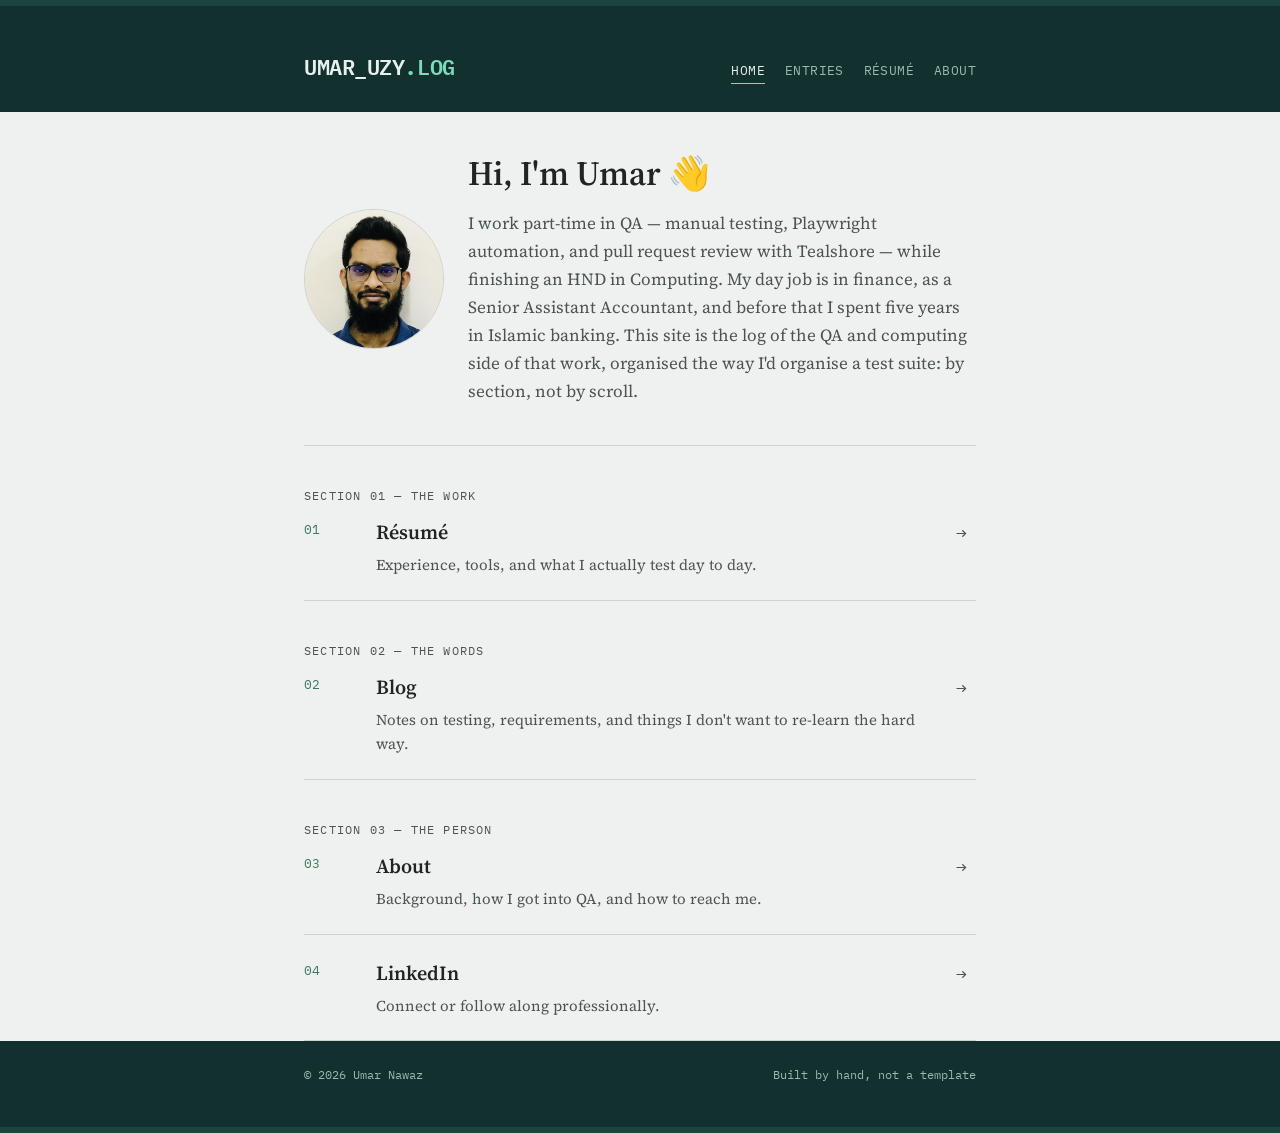
<file: index.html>
<!DOCTYPE html>
<html lang="en">
<head>
<meta charset="UTF-8">
<meta name="viewport" content="width=device-width, initial-scale=1.0">
<title>Umar Nawaz — QA Engineer</title>
<meta name="description" content="QA Tester at Tealshore. Notes on testing, automation, and building things properly.">
<link rel="stylesheet" href="style.css">
</head>
<body>

<header class="site-head">
  <div class="wrap">
    <div class="head-row">
      <a href="index.html" class="site-title">UMAR_UZY<span>.LOG</span></a>
      <nav class="site-nav">
        <a href="index.html" aria-current="page">Home</a>
        <a href="blog.html">Entries</a>
        <a href="resume.html">Résumé</a>
        <a href="about.html">About</a>
      </nav>
    </div>
  </div>
</header>

<main class="wrap">

  <section class="hero">
    <div class="hero-row">
      <img src="umar-photo.jpg" alt="Umar Nawaz" class="hero-photo">
      <div>
        <h1>Hi, I'm Umar 👋</h1>
        <p class="lede">I work part-time in QA — manual testing, Playwright automation, and pull request review with Tealshore — while finishing an HND in Computing. My day job is in finance, as a Senior Assistant Accountant, and before that I spent five years in Islamic banking. This site is the log of the QA and computing side of that work, organised the way I'd organise a test suite: by section, not by scroll.</p>
      </div>
    </div>
  </section>

  <p class="chapter-label">Section 01 — The work</p>
  <div class="chapters">
    <a href="resume.html" class="chapter-item">
      <span class="chapter-num">01</span>
      <span class="chapter-text">
        <h3>Résumé</h3>
        <p>Experience, tools, and what I actually test day to day.</p>
      </span>
      <span class="chapter-arrow">→</span>
    </a>
  </div>

  <p class="chapter-label">Section 02 — The words</p>
  <div class="chapters">
    <a href="blog.html" class="chapter-item">
      <span class="chapter-num">02</span>
      <span class="chapter-text">
        <h3>Blog</h3>
        <p>Notes on testing, requirements, and things I don't want to re-learn the hard way.</p>
      </span>
      <span class="chapter-arrow">→</span>
    </a>
  </div>

  <p class="chapter-label">Section 03 — The person</p>
  <div class="chapters">
    <a href="about.html" class="chapter-item">
      <span class="chapter-num">03</span>
      <span class="chapter-text">
        <h3>About</h3>
        <p>Background, how I got into QA, and how to reach me.</p>
      </span>
      <span class="chapter-arrow">→</span>
    </a>
    <a href="https://www.linkedin.com/in/umar-nawaz-97a705114/" target="_blank" rel="noopener" class="chapter-item">
      <span class="chapter-num">04</span>
      <span class="chapter-text">
        <h3>LinkedIn</h3>
        <p>Connect or follow along professionally.</p>
      </span>
      <span class="chapter-arrow">→</span>
    </a>
  </div>

</main>

<footer class="site-foot">
  <div class="wrap" style="display:flex; justify-content:space-between; width:100%; flex-wrap:wrap; gap:8px;">
    <span>&copy; 2026 Umar Nawaz</span>
    <span>Built by hand, not a template</span>
  </div>
</footer>

</body>
</html>
</file>
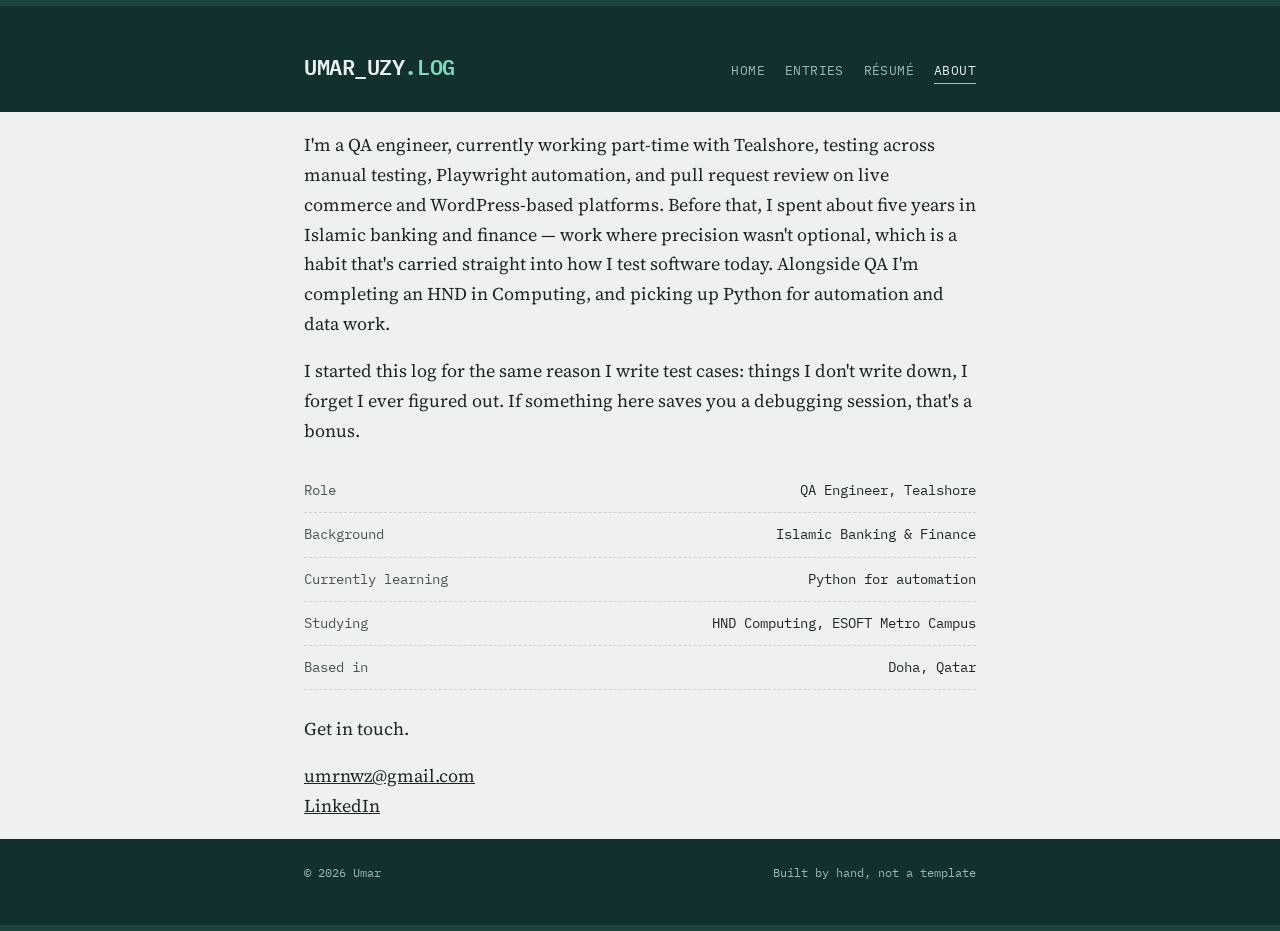
<file: about.html>
<!DOCTYPE html>
<html lang="en">
<head>
<meta charset="UTF-8">
<meta name="viewport" content="width=device-width, initial-scale=1.0">
<title>About — Umar's Log</title>
<link rel="stylesheet" href="style.css">
</head>
<body>

<header class="site-head">
  <div class="wrap">
    <div class="head-row">
        <a href="index.html" class="site-title">UMAR_UZY<span>.LOG</span></a>
      <nav class="site-nav">
        <a href="index.html">Home</a>
        <a href="blog.html">Entries</a>
        <a href="resume.html">Résumé</a>
        <a href="about.html" aria-current="page">About</a>
      </nav>
  </div>
</header>

<main class="wrap">
  <div class="about-body">
    <p>I'm a QA engineer, currently working part-time with Tealshore, testing across manual testing, Playwright automation, and pull request review on live commerce and WordPress-based platforms. Before that, I spent about five years in Islamic banking and finance — work where precision wasn't optional, which is a habit that's carried straight into how I test software today. Alongside QA I'm completing an HND in Computing, and picking up Python for automation and data work.</p>

    <p>I started this log for the same reason I write test cases: things I don't write down, I forget I ever figured out. If something here saves you a debugging session, that's a bonus.</p>

    <ul class="field-list">
      <li><span>Role</span><span>QA Engineer, Tealshore</span></li>
      <li><span>Background</span><span>Islamic Banking &amp; Finance</span></li>
      <li><span>Currently learning</span><span>Python for automation</span></li>
      <li><span>Studying</span><span>HND Computing, ESOFT Metro Campus</span></li>
      <li><span>Based in</span><span>Doha, Qatar</span></li>
    </ul>

    <p>Get in touch.</p>
    <p>
      <a href="mailto:umrnwz@gmail.com">umrnwz@gmail.com</a><br>
      <a href="https://www.linkedin.com/in/umar-nawaz-97a705114/" target="_blank" rel="noopener">LinkedIn</a>
    </p>
  </div>
</main>

<footer class="site-foot">
  <div class="wrap" style="display:flex; justify-content:space-between; width:100%; flex-wrap:wrap; gap:8px;">
    <span>&copy; 2026 Umar</span>
    <span>Built by hand, not a template</span>
  </div>
</footer>

</body>
</html>
</file>
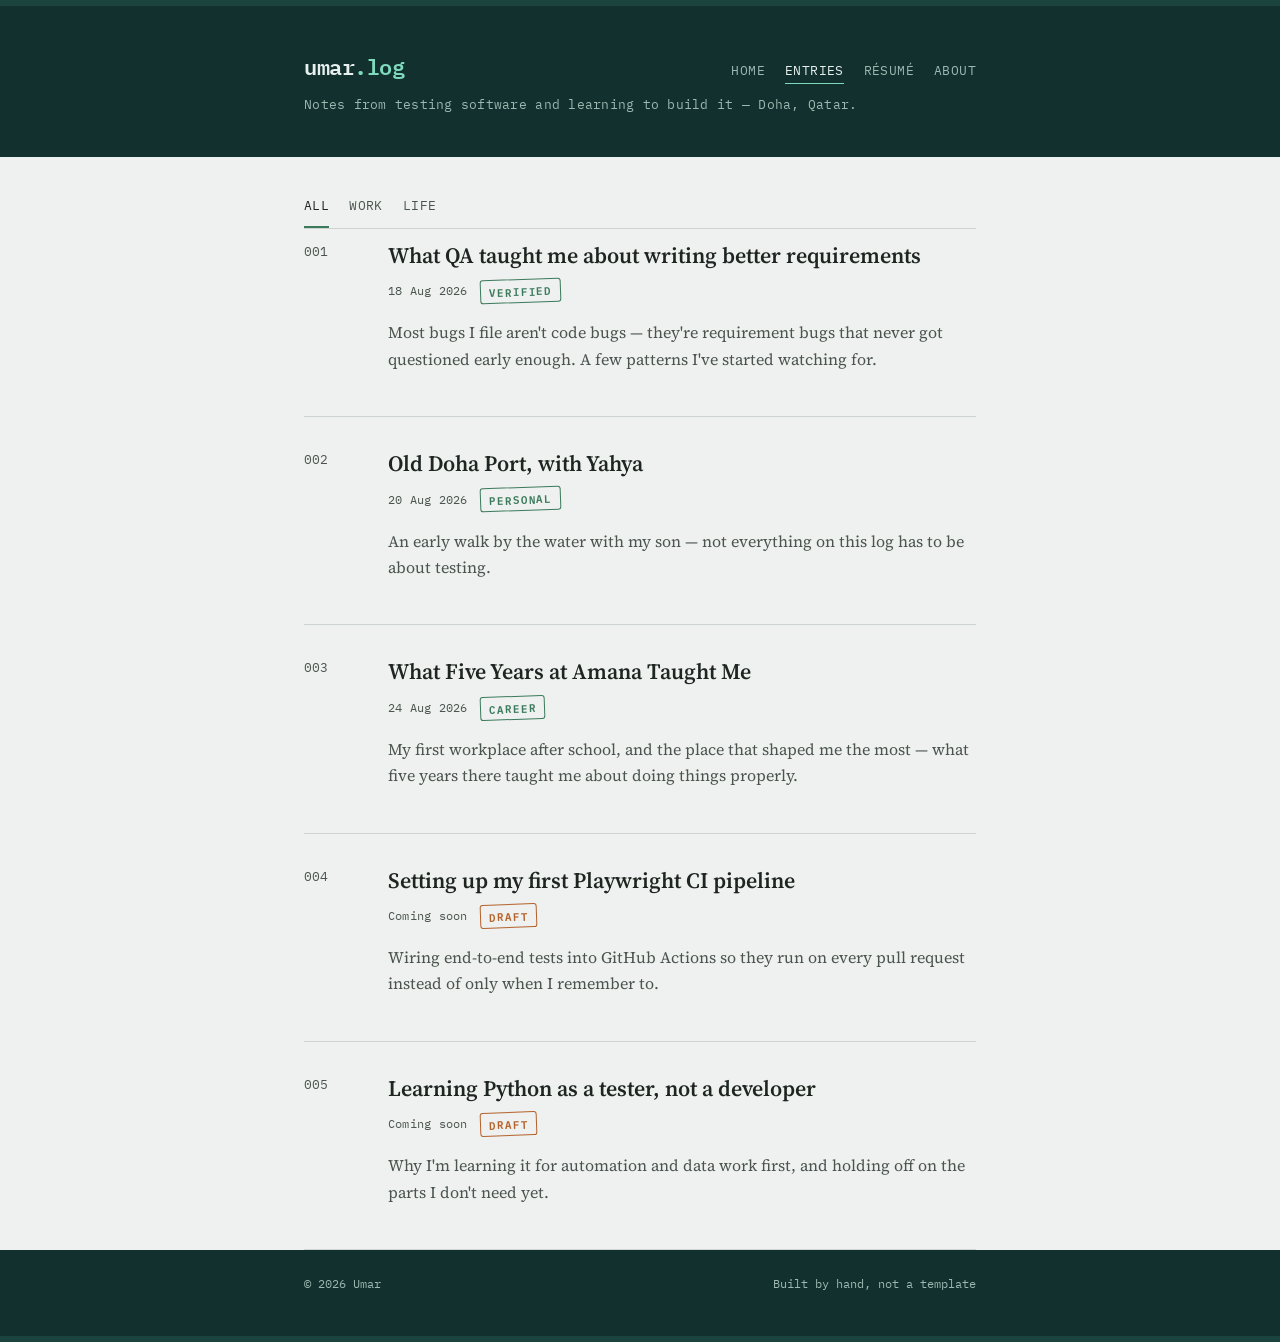
<file: blog.html>
<!DOCTYPE html>
<html lang="en">
<head>
<meta charset="UTF-8">
<meta name="viewport" content="width=device-width, initial-scale=1.0">
<title>Blog — Umar Nawaz</title>
<meta name="description" content="Notes on software testing, computing, and building things properly.">
<link rel="stylesheet" href="style.css">
</head>
<body>

<header class="site-head">
  <div class="wrap">
    <div class="head-row">
      <a href="index.html" class="site-title">umar<span>.log</span></a>
      <nav class="site-nav">
        <a href="index.html">Home</a>
        <a href="blog.html" aria-current="page">Entries</a>
        <a href="resume.html">Résumé</a>
        <a href="about.html">About</a>
      </nav>
    </div>
    <p class="tagline">Notes from testing software and learning to build it — Doha, Qatar.</p>
  </div>
</header>

<main class="wrap">
  <div class="filter-tabs">
    <button class="filter-tab active" data-filter="all">All</button>
    <button class="filter-tab" data-filter="work">Work</button>
    <button class="filter-tab" data-filter="life">Life</button>
  </div>

  <div class="log">

    <article class="entry" data-category="work">
      <div class="entry-index">001</div>
      <div class="entry-body">
        <a href="post-1.html" class="entry-title">What QA taught me about writing better requirements</a>
        <div class="entry-meta">
          <span>18 Aug 2026</span>
          <span class="stamp pass">Verified</span>
        </div>
        <p class="entry-excerpt">Most bugs I file aren't code bugs — they're requirement bugs that never got questioned early enough. A few patterns I've started watching for.</p>
      </div>
    </article>

    <article class="entry" data-category="life">
      <div class="entry-index">002</div>
      <div class="entry-body">
        <a href="post-2.html" class="entry-title">Old Doha Port, with Yahya</a>
        <div class="entry-meta">
          <span>20 Aug 2026</span>
          <span class="stamp pass">Personal</span>
        </div>
        <p class="entry-excerpt">An early walk by the water with my son — not everything on this log has to be about testing.</p>
      </div>
    </article>

    <article class="entry" data-category="work">
      <div class="entry-index">003</div>
      <div class="entry-body">
        <a href="post-3.html" class="entry-title">What Five Years at Amana Taught Me</a>
        <div class="entry-meta">
          <span>24 Aug 2026</span>
          <span class="stamp pass">Career</span>
        </div>
        <p class="entry-excerpt">My first workplace after school, and the place that shaped me the most — what five years there taught me about doing things properly.</p>
      </div>
    </article>

    <article class="entry" data-category="work">
      <div class="entry-index">004</div>
      <div class="entry-body">
        <a href="#" class="entry-title">Setting up my first Playwright CI pipeline</a>
        <div class="entry-meta">
          <span>Coming soon</span>
          <span class="stamp draft">Draft</span>
        </div>
        <p class="entry-excerpt">Wiring end-to-end tests into GitHub Actions so they run on every pull request instead of only when I remember to.</p>
      </div>
    </article>

    <article class="entry" data-category="work">
      <div class="entry-index">005</div>
      <div class="entry-body">
        <a href="#" class="entry-title">Learning Python as a tester, not a developer</a>
        <div class="entry-meta">
          <span>Coming soon</span>
          <span class="stamp draft">Draft</span>
        </div>
        <p class="entry-excerpt">Why I'm learning it for automation and data work first, and holding off on the parts I don't need yet.</p>
      </div>
    </article>

  </div>
</main>

<footer class="site-foot">
  <div class="wrap" style="display:flex; justify-content:space-between; width:100%; flex-wrap:wrap; gap:8px;">
    <span>&copy; 2026 Umar</span>
    <span>Built by hand, not a template</span>
  </div>
</footer>

<script>
  const tabs = document.querySelectorAll('.filter-tab');
  const entries = document.querySelectorAll('.entry');

  tabs.forEach(tab => {
    tab.addEventListener('click', () => {
      tabs.forEach(t => t.classList.remove('active'));
      tab.classList.add('active');

      const filter = tab.dataset.filter;
      entries.forEach(entry => {
        if (filter === 'all' || entry.dataset.category === filter) {
          entry.style.display = '';
        } else {
          entry.style.display = 'none';
        }
      });
    });
  });
</script>

</body>
</html>
</file>
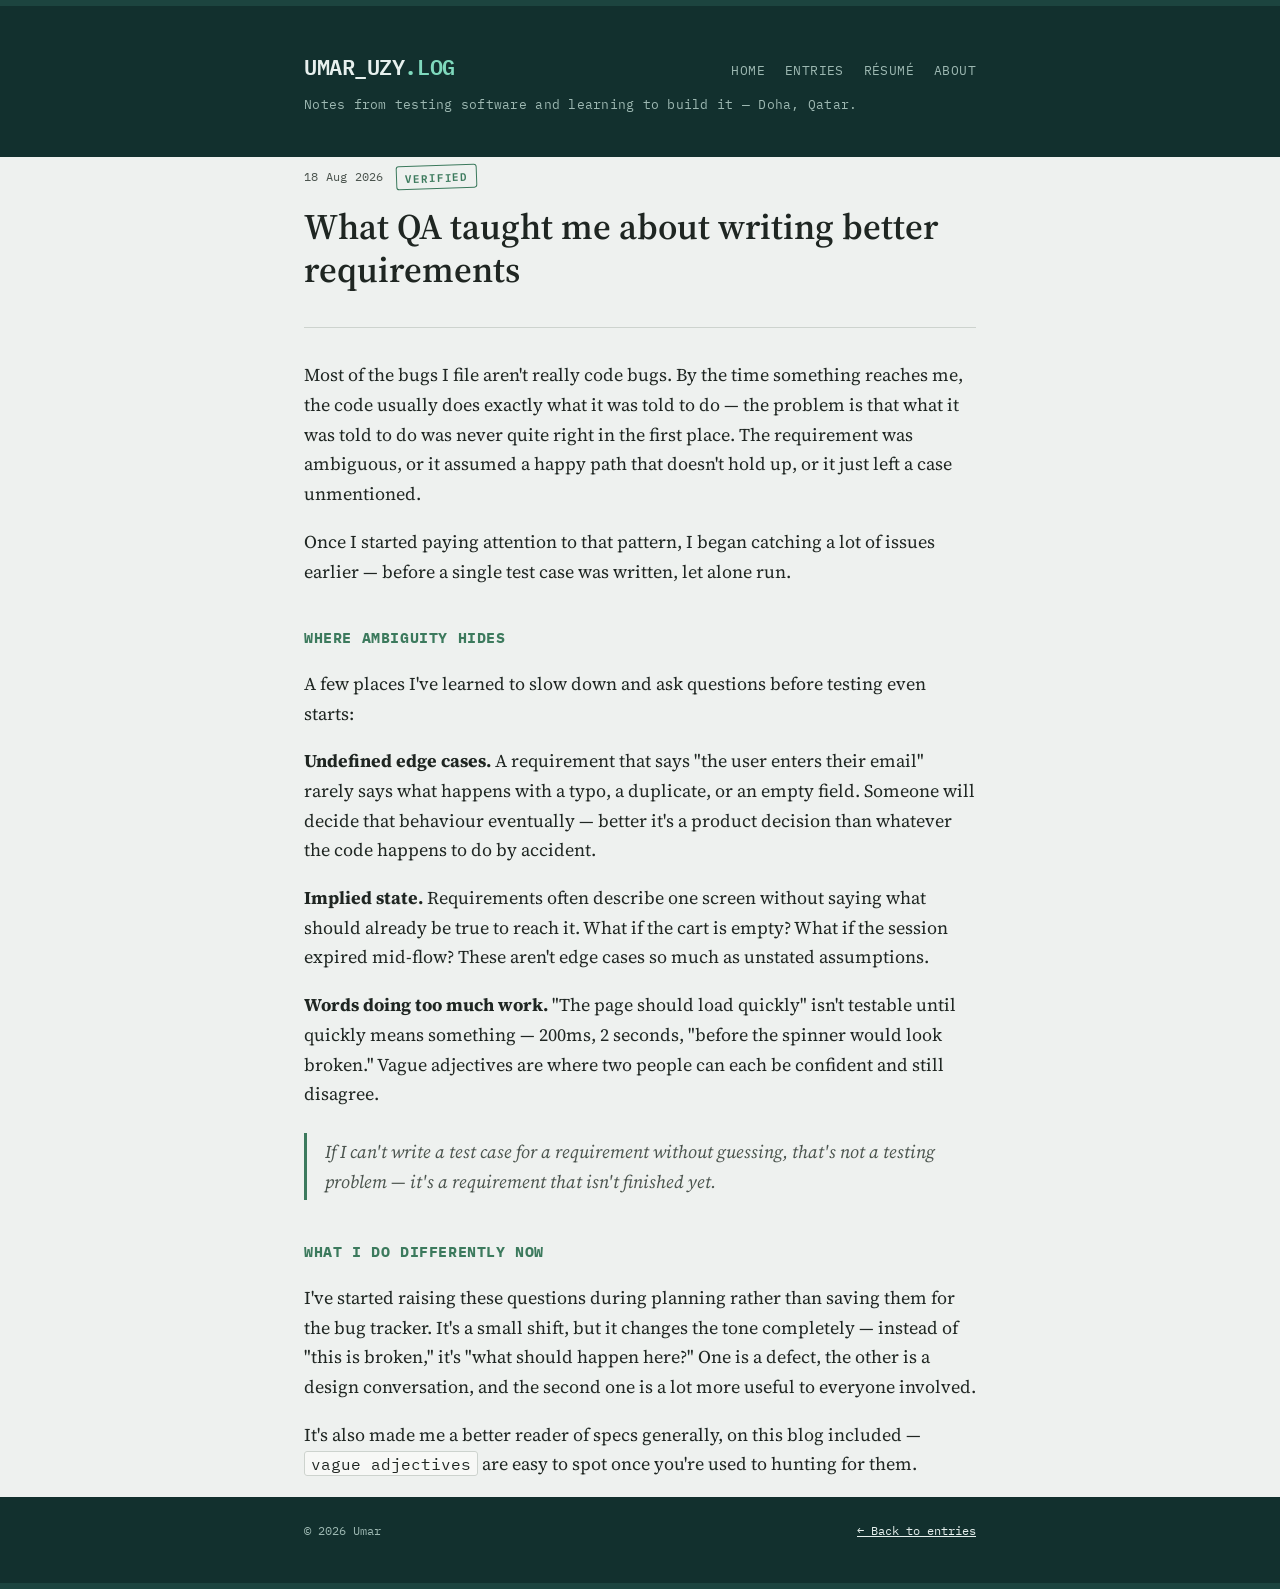
<file: post-1.html>
<!DOCTYPE html>
<html lang="en">
<head>
<meta charset="UTF-8">
<meta name="viewport" content="width=device-width, initial-scale=1.0">
<title>What QA taught me about writing better requirements — Umar's Log</title>
<link rel="stylesheet" href="style.css">
</head>
<body>

<header class="site-head">
  <div class="wrap">
    <div class="head-row">
        <a href="index.html" class="site-title">UMAR_UZY<span>.LOG</span></a>
      <nav class="site-nav">
        <a href="index.html">Home</a>
        <a href="blog.html">Entries</a>
        <a href="resume.html">Résumé</a>
        <a href="about.html">About</a>
      </nav>
    </div>
    <p class="tagline">Notes from testing software and learning to build it — Doha, Qatar.</p>
  </div>
</header>

<main class="wrap">

  <div class="post-head">
    <div class="entry-meta">
      <span>18 Aug 2026</span>
      <span class="stamp pass">Verified</span>
    </div>
    <h1 class="post-title">What QA taught me about writing better requirements</h1>
  </div>

  <div class="post-body">
    <p>Most of the bugs I file aren't really code bugs. By the time something reaches me, the code usually does exactly what it was told to do — the problem is that what it was told to do was never quite right in the first place. The requirement was ambiguous, or it assumed a happy path that doesn't hold up, or it just left a case unmentioned.</p>

    <p>Once I started paying attention to that pattern, I began catching a lot of issues earlier — before a single test case was written, let alone run.</p>

    <h2>Where ambiguity hides</h2>

    <p>A few places I've learned to slow down and ask questions before testing even starts:</p>

    <p><strong>Undefined edge cases.</strong> A requirement that says "the user enters their email" rarely says what happens with a typo, a duplicate, or an empty field. Someone will decide that behaviour eventually — better it's a product decision than whatever the code happens to do by accident.</p>

    <p><strong>Implied state.</strong> Requirements often describe one screen without saying what should already be true to reach it. What if the cart is empty? What if the session expired mid-flow? These aren't edge cases so much as unstated assumptions.</p>

    <p><strong>Words doing too much work.</strong> "The page should load quickly" isn't testable until quickly means something — 200ms, 2 seconds, "before the spinner would look broken." Vague adjectives are where two people can each be confident and still disagree.</p>

    <blockquote>If I can't write a test case for a requirement without guessing, that's not a testing problem — it's a requirement that isn't finished yet.</blockquote>

    <h2>What I do differently now</h2>

    <p>I've started raising these questions during planning rather than saving them for the bug tracker. It's a small shift, but it changes the tone completely — instead of "this is broken," it's "what should happen here?" One is a defect, the other is a design conversation, and the second one is a lot more useful to everyone involved.</p>

    <p>It's also made me a better reader of specs generally, on this blog included — <code>vague adjectives</code> are easy to spot once you're used to hunting for them.</p>
  </div>

</main>

<footer class="site-foot">
  <div class="wrap" style="display:flex; justify-content:space-between; width:100%; flex-wrap:wrap; gap:8px;">
    <span>&copy; 2026 Umar</span>
    <span><a href="blog.html">&larr; Back to entries</a></span>
  </div>
</footer>

</body>
</html>
</file>
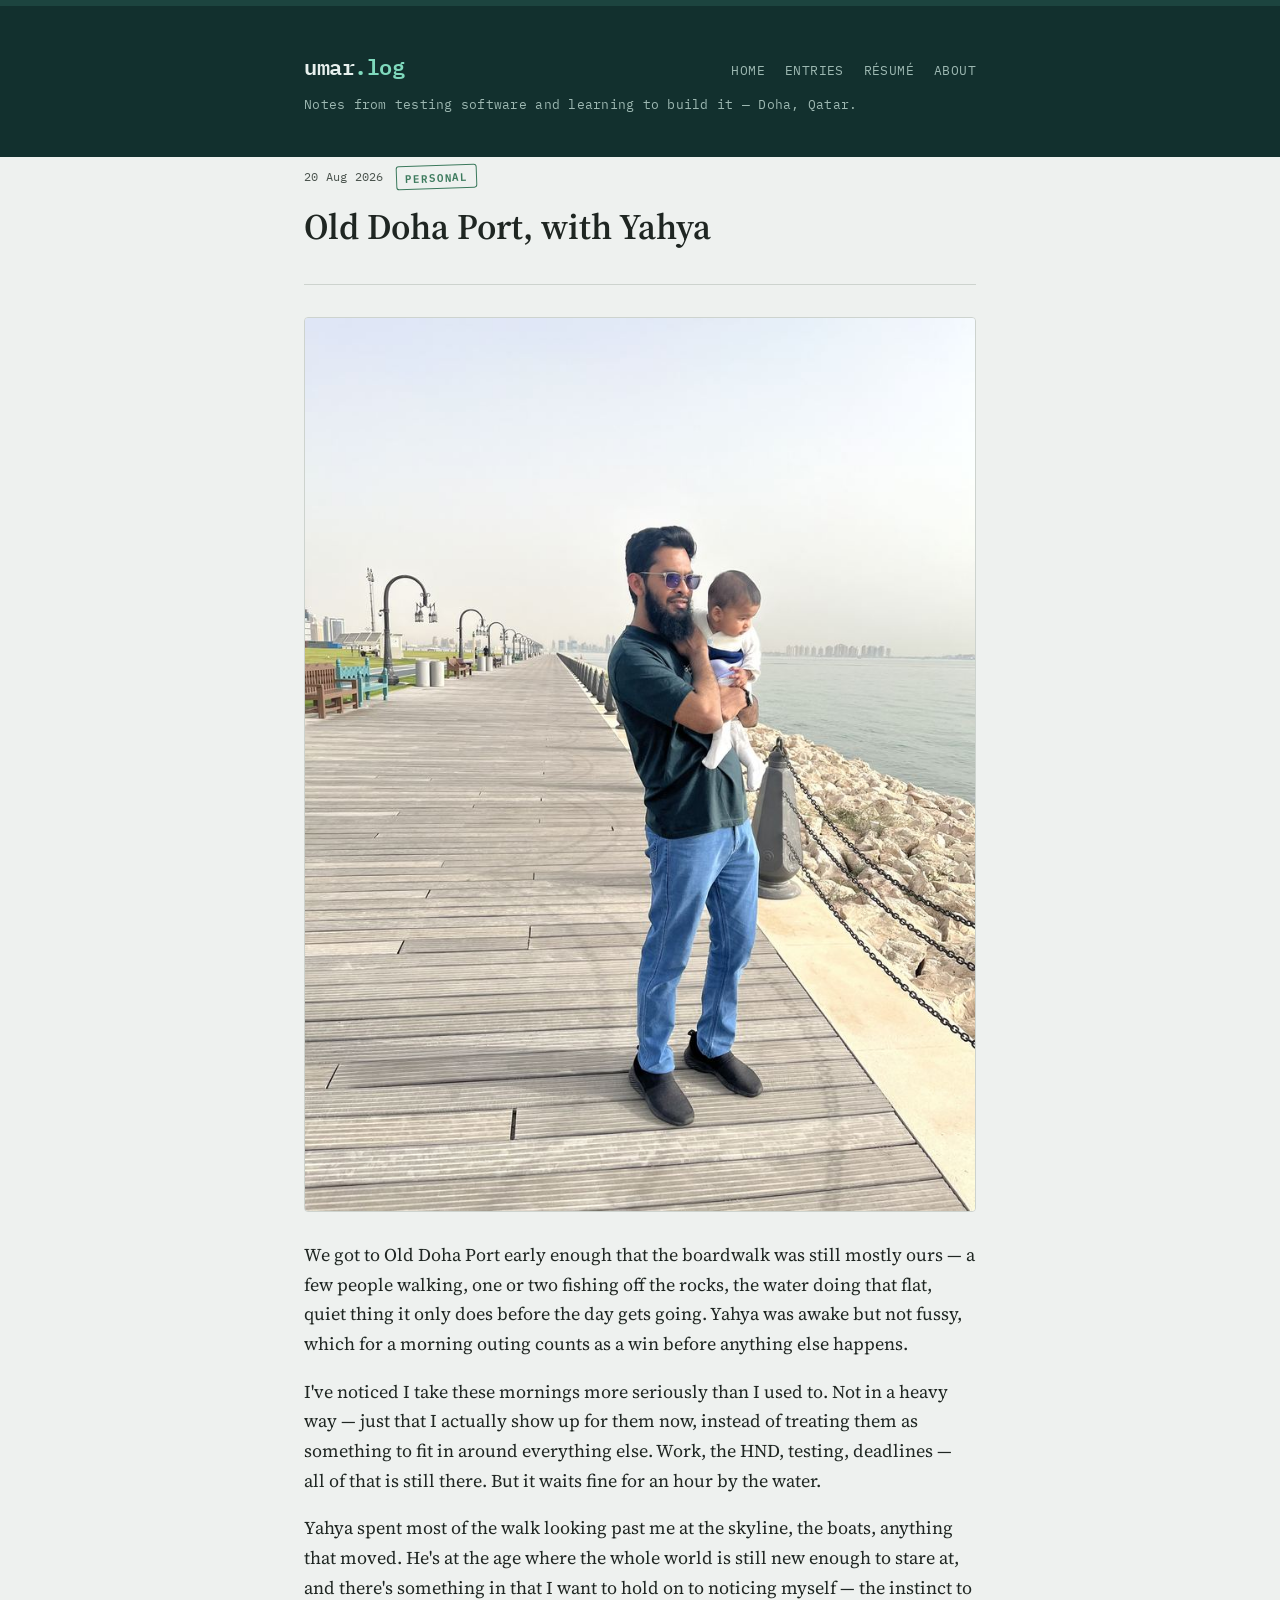
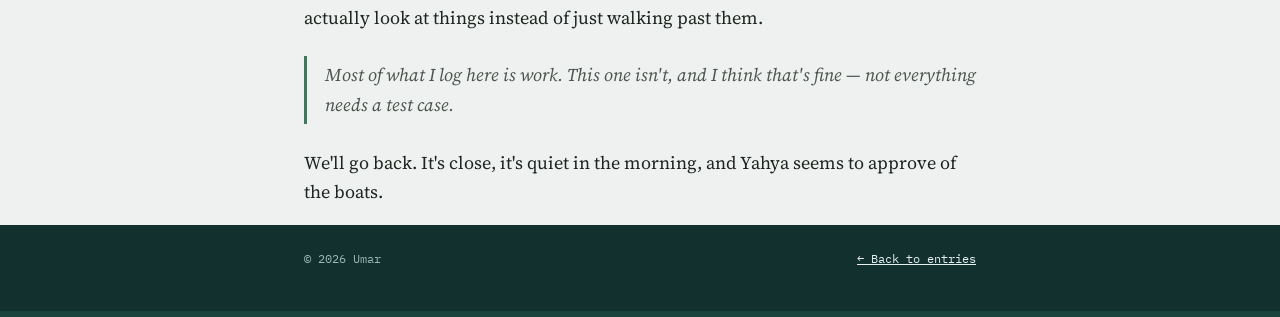
<file: post-2.html>
<!DOCTYPE html>
<html lang="en">
<head>
<meta charset="UTF-8">
<meta name="viewport" content="width=device-width, initial-scale=1.0">
<title>Old Doha Port, with Yahya — Umar's Log</title>
<link rel="stylesheet" href="style.css">
</head>
<body>

<header class="site-head">
  <div class="wrap">
    <div class="head-row">
      <a href="index.html" class="site-title">umar<span>.log</span></a>
      <nav class="site-nav">
        <a href="index.html">Home</a>
        <a href="blog.html">Entries</a>
        <a href="resume.html">Résumé</a>
        <a href="about.html">About</a>
      </nav>
    </div>
    <p class="tagline">Notes from testing software and learning to build it — Doha, Qatar.</p>
  </div>
</header>

<main class="wrap">

  <div class="post-head">
    <div class="entry-meta">
      <span>20 Aug 2026</span>
      <span class="stamp pass">Personal</span>
    </div>
    <h1 class="post-title">Old Doha Port, with Yahya</h1>
  </div>

  <div class="post-body">
    <img src="yahya-doha-port.jpg" alt="Umar holding his son Yahya on the boardwalk at Old Doha Port in the morning" class="post-photo">

    <p>We got to Old Doha Port early enough that the boardwalk was still mostly ours — a few people walking, one or two fishing off the rocks, the water doing that flat, quiet thing it only does before the day gets going. Yahya was awake but not fussy, which for a morning outing counts as a win before anything else happens.</p>

    <p>I've noticed I take these mornings more seriously than I used to. Not in a heavy way — just that I actually show up for them now, instead of treating them as something to fit in around everything else. Work, the HND, testing, deadlines — all of that is still there. But it waits fine for an hour by the water.</p>

    <p>Yahya spent most of the walk looking past me at the skyline, the boats, anything that moved. He's at the age where the whole world is still new enough to stare at, and there's something in that I want to hold on to noticing myself — the instinct to actually look at things instead of just walking past them.</p>

    <blockquote>Most of what I log here is work. This one isn't, and I think that's fine — not everything needs a test case.</blockquote>

    <p>We'll go back. It's close, it's quiet in the morning, and Yahya seems to approve of the boats.</p>
  </div>

</main>

<footer class="site-foot">
  <div class="wrap" style="display:flex; justify-content:space-between; width:100%; flex-wrap:wrap; gap:8px;">
    <span>&copy; 2026 Umar</span>
    <span><a href="blog.html">&larr; Back to entries</a></span>
  </div>
</footer>

</body>
</html>
</file>
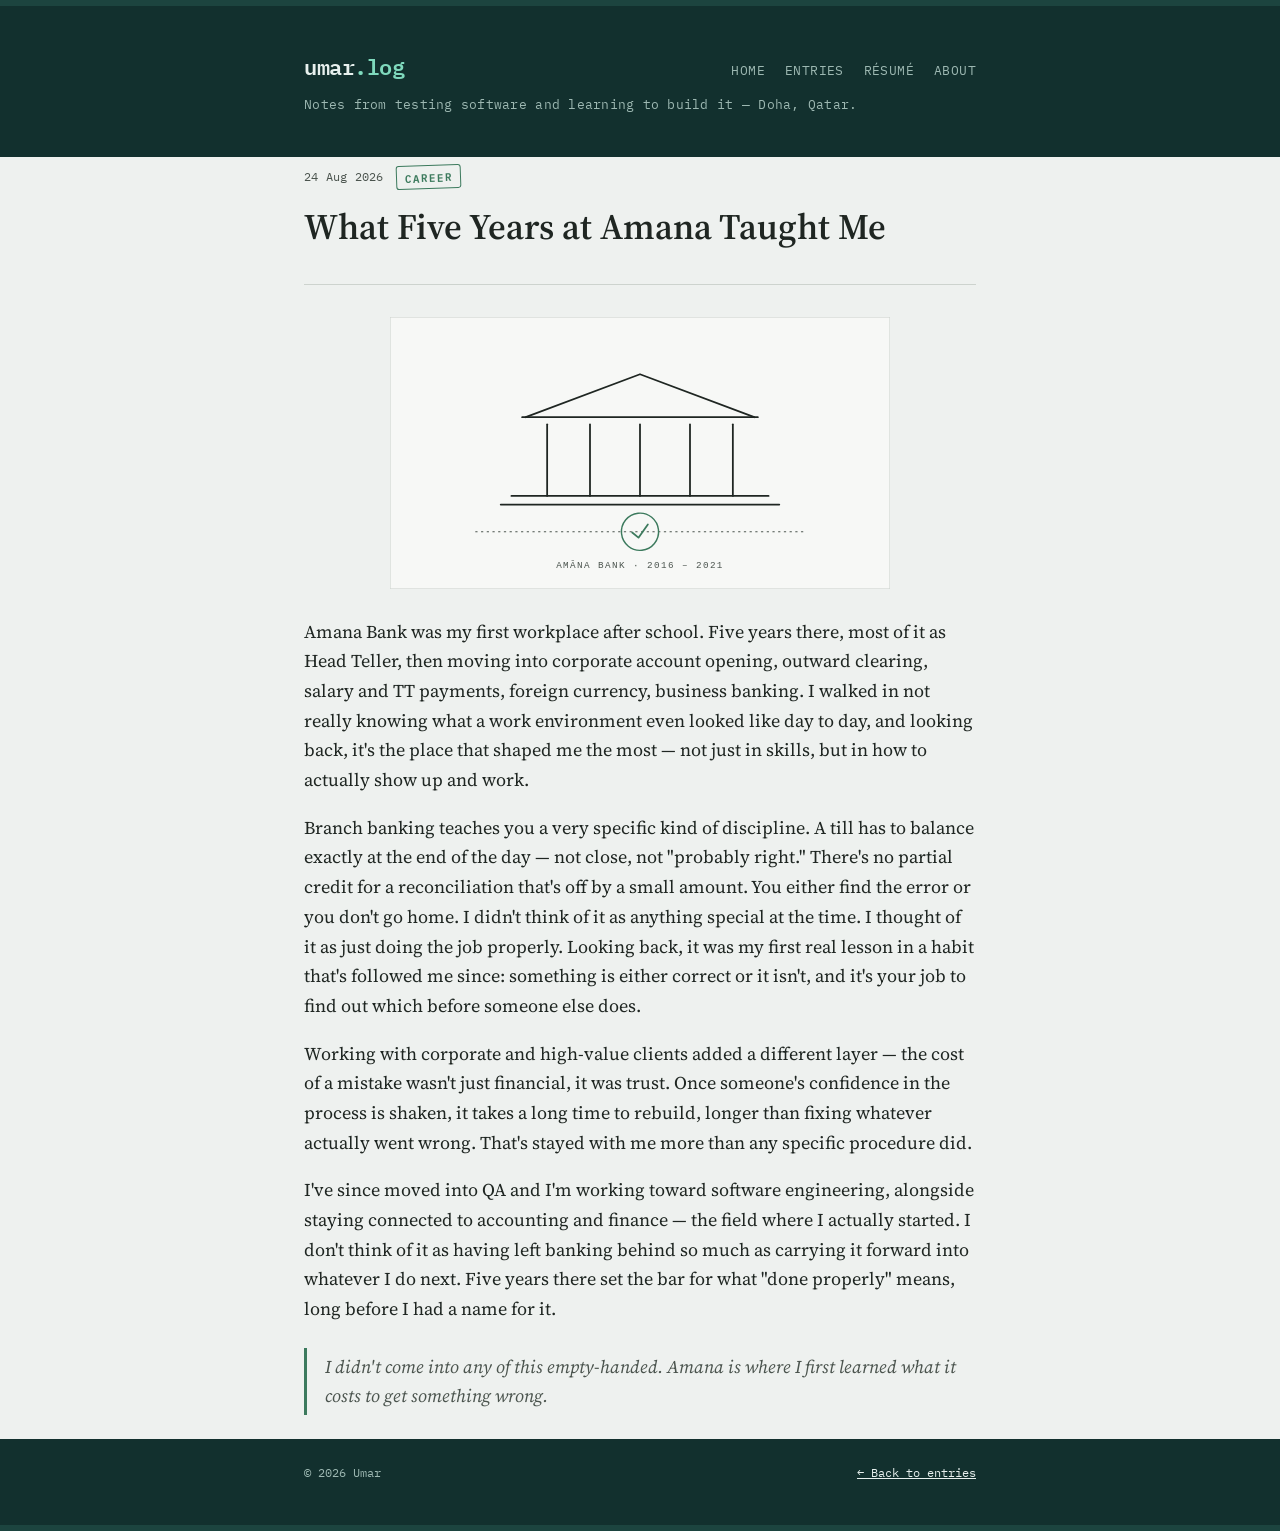
<file: post-3.html>
<!DOCTYPE html>
<html lang="en">
<head>
<meta charset="UTF-8">
<meta name="viewport" content="width=device-width, initial-scale=1.0">
<title>What Five Years at Amana Taught Me — Umar's Log</title>
<link rel="stylesheet" href="style.css">
</head>
<body>

<header class="site-head">
  <div class="wrap">
    <div class="head-row">
      <a href="index.html" class="site-title">umar<span>.log</span></a>
      <nav class="site-nav">
        <a href="index.html">Home</a>
        <a href="blog.html">Entries</a>
        <a href="resume.html">Résumé</a>
        <a href="about.html">About</a>
      </nav>
    </div>
    <p class="tagline">Notes from testing software and learning to build it — Doha, Qatar.</p>
  </div>
</header>

<main class="wrap">

  <div class="post-head">
    <div class="entry-meta">
      <span>24 Aug 2026</span>
      <span class="stamp pass">Career</span>
    </div>
    <h1 class="post-title">What Five Years at Amana Taught Me</h1>
  </div>

  <div class="post-body">
    <img src="amana-graphic.svg" alt="A minimal line-art illustration of a bank building with a reconciled ledger stamp" class="post-graphic">

    <p>Amana Bank was my first workplace after school. Five years there, most of it as Head Teller, then moving into corporate account opening, outward clearing, salary and TT payments, foreign currency, business banking. I walked in not really knowing what a work environment even looked like day to day, and looking back, it's the place that shaped me the most — not just in skills, but in how to actually show up and work.</p>

    <p>Branch banking teaches you a very specific kind of discipline. A till has to balance exactly at the end of the day — not close, not "probably right." There's no partial credit for a reconciliation that's off by a small amount. You either find the error or you don't go home. I didn't think of it as anything special at the time. I thought of it as just doing the job properly. Looking back, it was my first real lesson in a habit that's followed me since: something is either correct or it isn't, and it's your job to find out which before someone else does.</p>

    <p>Working with corporate and high-value clients added a different layer — the cost of a mistake wasn't just financial, it was trust. Once someone's confidence in the process is shaken, it takes a long time to rebuild, longer than fixing whatever actually went wrong. That's stayed with me more than any specific procedure did.</p>

    <p>I've since moved into QA and I'm working toward software engineering, alongside staying connected to accounting and finance — the field where I actually started. I don't think of it as having left banking behind so much as carrying it forward into whatever I do next. Five years there set the bar for what "done properly" means, long before I had a name for it.</p>

    <blockquote>I didn't come into any of this empty-handed. Amana is where I first learned what it costs to get something wrong.</blockquote>
  </div>

</main>

<footer class="site-foot">
  <div class="wrap" style="display:flex; justify-content:space-between; width:100%; flex-wrap:wrap; gap:8px;">
    <span>&copy; 2026 Umar</span>
    <span><a href="blog.html">&larr; Back to entries</a></span>
  </div>
</footer>

</body>
</html>
</file>
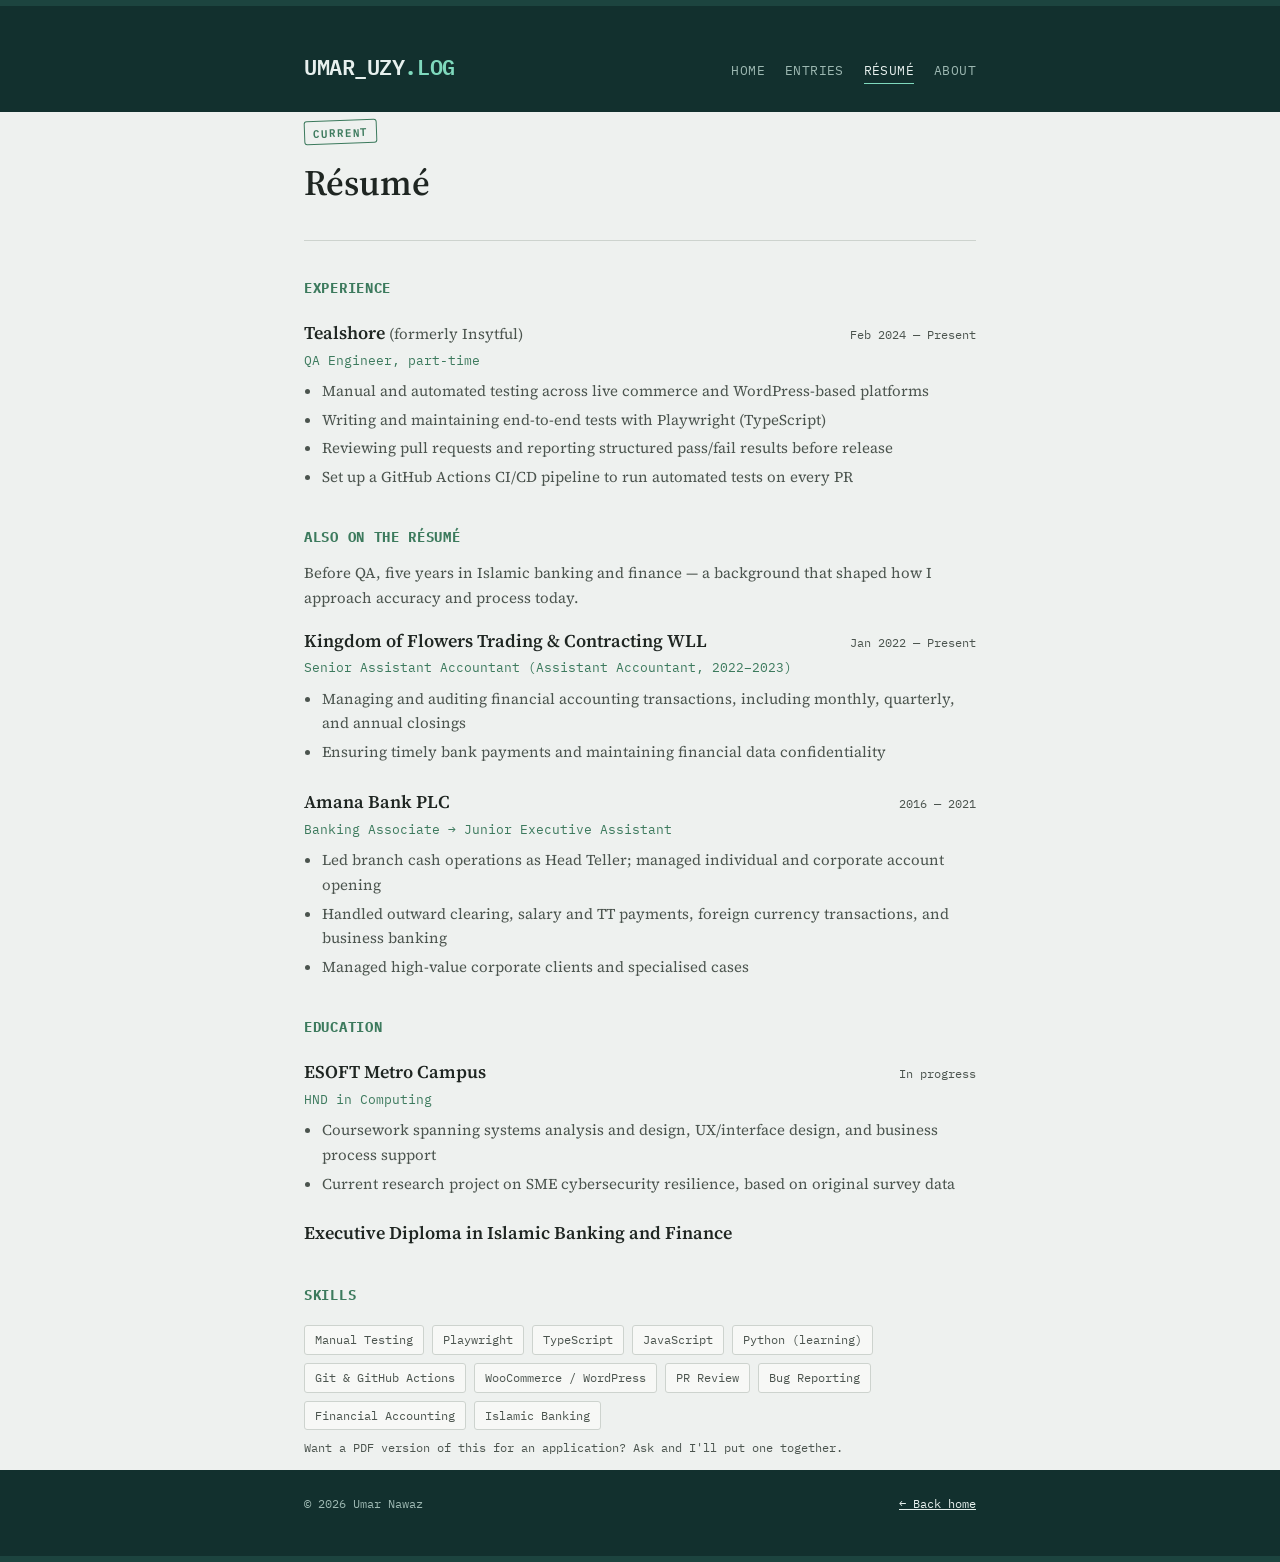
<file: resume.html>
<!DOCTYPE html>
<html lang="en">
<head>
<meta charset="UTF-8">
<meta name="viewport" content="width=device-width, initial-scale=1.0">
<title>Résumé — Umar Nawaz</title>
<link rel="stylesheet" href="style.css">
</head>
<body>

<header class="site-head">
  <div class="wrap">
    <div class="head-row">
        <a href="index.html" class="site-title">UMAR_UZY<span>.LOG</span></a>
      <nav class="site-nav">
        <a href="index.html">Home</a>
        <a href="blog.html">Entries</a>
        <a href="resume.html" aria-current="page">Résumé</a>
        <a href="about.html">About</a>
      </nav> 
  </div>
</header>

<main class="wrap">

  <div class="post-head">
    <div class="entry-meta">
      <span class="stamp pass">Current</span>
    </div>
    <h1 class="post-title">Résumé</h1>
  </div>

  <section class="resume-section">
    <h2>Experience</h2>

    <div class="resume-item">
      <div class="resume-item-head">
        <h3>Tealshore <span style="color: var(--ink-soft); font-weight: 400; font-size: 15px;">(formerly Insytful)</span></h3>
        <span class="resume-item-date">Feb 2024 — Present</span>
      </div>
      <p class="resume-item-role">QA Engineer, part-time</p>
      <ul>
        <li>Manual and automated testing across live commerce and WordPress-based platforms</li>
        <li>Writing and maintaining end-to-end tests with Playwright (TypeScript)</li>
        <li>Reviewing pull requests and reporting structured pass/fail results before release</li>
        <li>Set up a GitHub Actions CI/CD pipeline to run automated tests on every PR</li>
      </ul>
    </div>
  </section>

  <section class="resume-section">
    <h2>Also on the résumé</h2>
    <p style="color: var(--ink-soft); font-size: 15px; margin-top: -6px;">Before QA, five years in Islamic banking and finance — a background that shaped how I approach accuracy and process today.</p>

    <div class="resume-item">
      <div class="resume-item-head">
        <h3>Kingdom of Flowers Trading &amp; Contracting WLL</h3>
        <span class="resume-item-date">Jan 2022 — Present</span>
      </div>
      <p class="resume-item-role">Senior Assistant Accountant (Assistant Accountant, 2022–2023)</p>
      <ul>
        <li>Managing and auditing financial accounting transactions, including monthly, quarterly, and annual closings</li>
        <li>Ensuring timely bank payments and maintaining financial data confidentiality</li>
      </ul>
    </div>

    <div class="resume-item">
      <div class="resume-item-head">
        <h3>Amana Bank PLC</h3>
        <span class="resume-item-date">2016 — 2021</span>
      </div>
      <p class="resume-item-role">Banking Associate → Junior Executive Assistant</p>
      <ul>
        <li>Led branch cash operations as Head Teller; managed individual and corporate account opening</li>
        <li>Handled outward clearing, salary and TT payments, foreign currency transactions, and business banking</li>
        <li>Managed high-value corporate clients and specialised cases</li>
      </ul>
    </div>
  </section>

  <section class="resume-section">
    <h2>Education</h2>

    <div class="resume-item">
      <div class="resume-item-head">
        <h3>ESOFT Metro Campus</h3>
        <span class="resume-item-date">In progress</span>
      </div>
      <p class="resume-item-role">HND in Computing</p>
      <ul>
        <li>Coursework spanning systems analysis and design, UX/interface design, and business process support</li>
        <li>Current research project on SME cybersecurity resilience, based on original survey data</li>
      </ul>
    </div>

    <div class="resume-item">
      <div class="resume-item-head">
        <h3>Executive Diploma in Islamic Banking and Finance</h3>
      </div>
    </div>
  </section>

  <section class="resume-section">
    <h2>Skills</h2>
    <div class="resume-skills">
      <span class="skill-tag">Manual Testing</span>
      <span class="skill-tag">Playwright</span>
      <span class="skill-tag">TypeScript</span>
      <span class="skill-tag">JavaScript</span>
      <span class="skill-tag">Python (learning)</span>
      <span class="skill-tag">Git &amp; GitHub Actions</span>
      <span class="skill-tag">WooCommerce / WordPress</span>
      <span class="skill-tag">PR Review</span>
      <span class="skill-tag">Bug Reporting</span>
      <span class="skill-tag">Financial Accounting</span>
      <span class="skill-tag">Islamic Banking</span>
    </div>
  </section>

  <p class="download-note">Want a PDF version of this for an application? Ask and I'll put one together.</p>

</main>

<footer class="site-foot">
  <div class="wrap" style="display:flex; justify-content:space-between; width:100%; flex-wrap:wrap; gap:8px;">
    <span>&copy; 2026 Umar Nawaz</span>
    <span><a href="index.html">&larr; Back home</a></span>
  </div>
</footer>

</body>
</html>
</file>
<file: style.css>
@import url('https://fonts.googleapis.com/css2?family=IBM+Plex+Mono:wght@400;500;600&family=Source+Serif+4:opsz,wght@8..60,400;8..60,600&display=swap');

:root {
  --paper: #eef1ef;
  --paper-raised: #f7f8f6;
  --ink: #1f2622;
  --ink-soft: #4b544e;
  --line: #cdd3ce;
  --stamp-green: #3c7a5d;
  --stamp-amber: #b4622b;
  --accent-teal: #1f5c5a;
  --deep-teal: #12302e;
  --deep-teal-alt: #1c443f;
  --mint: #7fd9bd;
  --deep-teal-text: #e7f0ee;
  --deep-teal-text-soft: #9db8b2;
  --mono: 'IBM Plex Mono', ui-monospace, monospace;
  --serif: 'Source Serif 4', Georgia, serif;
}

* { box-sizing: border-box; }

html { scroll-behavior: smooth; }

html, body {
  overflow-x: hidden;
}

body {
  margin: 0;
  background: var(--paper);
  color: var(--ink);
  font-family: var(--serif);
  font-size: 18px;
  line-height: 1.65;
  -webkit-font-smoothing: antialiased;
  max-width: 100%;
}

a { color: inherit; }

.wrap {
  max-width: 720px;
  margin: 0 auto;
  padding: 0 24px;
}

/* ---------- Header ---------- */

header.site-head {
  background: var(--deep-teal);
  padding: 48px 0 28px;
  position: relative;
}

header.site-head::before {
  content: "";
  position: absolute;
  top: 0;
  left: 0;
  right: 0;
  height: 6px;
  background: var(--deep-teal-alt);
}

.head-row {
  display: flex;
  align-items: baseline;
  justify-content: space-between;
  gap: 16px;
  flex-wrap: wrap;
}

.site-title {
  font-family: var(--mono);
  font-weight: 600;
  font-size: 22px;
  letter-spacing: -0.02em;
  text-decoration: none;
  color: var(--deep-teal-text);
}

.site-title span {
  color: var(--mint);
}

nav.site-nav {
  display: flex;
  flex-wrap: wrap;
  gap: 12px 20px;
  font-family: var(--mono);
  font-size: 13px;
  letter-spacing: 0.03em;
  text-transform: uppercase;
}

nav.site-nav a {
  text-decoration: none;
  color: var(--deep-teal-text-soft);
  border-bottom: 1px solid transparent;
  padding-bottom: 2px;
  transition: border-color 0.15s ease, color 0.15s ease;
}

nav.site-nav a:hover,
nav.site-nav a[aria-current="page"] {
  color: var(--deep-teal-text);
  border-color: var(--mint);
}

.tagline {
  margin-top: 10px;
  font-family: var(--mono);
  font-size: 13px;
  color: var(--deep-teal-text-soft);
  letter-spacing: 0.02em;
}

/* ---------- Log entries (homepage list) ---------- */

.filter-tabs {
  display: flex;
  gap: 20px;
  margin: 40px 0 8px;
  border-bottom: 1px solid var(--line);
}

.filter-tab {
  background: none;
  border: none;
  cursor: pointer;
  font-family: var(--mono);
  font-size: 13px;
  letter-spacing: 0.03em;
  text-transform: uppercase;
  color: var(--ink-soft);
  padding: 0 0 12px;
  border-bottom: 2px solid transparent;
  transition: color 0.15s ease, border-color 0.15s ease;
}

.filter-tab:hover {
  color: var(--ink);
}

.filter-tab.active {
  color: var(--ink);
  border-color: var(--stamp-green);
}

main { padding: 40px 0 80px; }

.log {
  display: flex;
  flex-direction: column;
}

.entry {
  display: grid;
  grid-template-columns: 64px 1fr;
  gap: 20px;
  padding: 28px 0;
  border-bottom: 1px solid var(--line);
}

.entry:first-child { padding-top: 0; }

.entry-index {
  font-family: var(--mono);
  font-size: 13px;
  color: var(--ink-soft);
  padding-top: 4px;
}

.entry-body a.entry-title {
  display: inline-block;
  font-family: var(--serif);
  font-weight: 600;
  font-size: 22px;
  text-decoration: none;
  color: var(--ink);
  margin-bottom: 6px;
}

.entry-body a.entry-title:hover { color: var(--stamp-green); }

.entry-meta {
  display: flex;
  align-items: center;
  gap: 12px;
  margin-bottom: 10px;
  font-family: var(--mono);
  font-size: 12px;
  color: var(--ink-soft);
  letter-spacing: 0.02em;
}

.entry-excerpt {
  color: var(--ink-soft);
  font-size: 16px;
}

/* ---------- Stamp badge (signature element) ---------- */

.stamp {
  display: inline-flex;
  align-items: center;
  font-family: var(--mono);
  font-size: 11px;
  font-weight: 600;
  letter-spacing: 0.08em;
  text-transform: uppercase;
  border: 1.5px solid currentColor;
  border-radius: 3px;
  padding: 2px 8px;
  transform: rotate(-2deg);
}

.stamp.pass { color: var(--stamp-green); }
.stamp.draft { color: var(--stamp-amber); }

/* ---------- Post page ---------- */

.post-head { padding: 8px 0 32px; border-bottom: 1px solid var(--line); margin-bottom: 32px; }

.post-head .entry-meta { margin-bottom: 16px; }

h1.post-title {
  font-family: var(--serif);
  font-size: 36px;
  font-weight: 600;
  line-height: 1.2;
  margin: 0 0 4px;
}

.post-photo {
  display: block;
  width: 100%;
  height: auto;
  border-radius: 4px;
  border: 1px solid var(--line);
  margin: 8px 0 28px;
}

.post-graphic {
  display: block;
  width: 100%;
  max-width: 500px;
  height: auto;
  margin: 8px auto 28px;
}

.post-body h2 {
  font-family: var(--mono);
  font-size: 15px;
  text-transform: uppercase;
  letter-spacing: 0.04em;
  color: var(--stamp-green);
  margin-top: 40px;
}

.post-body p { margin: 18px 0; }

.post-body code {
  font-family: var(--mono);
  background: var(--paper-raised);
  border: 1px solid var(--line);
  padding: 1px 6px;
  border-radius: 3px;
  font-size: 0.9em;
}

.post-body blockquote {
  margin: 24px 0;
  padding: 4px 0 4px 18px;
  border-left: 3px solid var(--stamp-green);
  color: var(--ink-soft);
  font-style: italic;
}

/* ---------- About page ---------- */

.about-body p { margin: 18px 0; }

.field-list {
  list-style: none;
  padding: 0;
  margin: 24px 0;
  font-family: var(--mono);
  font-size: 14px;
}

.field-list li {
  display: flex;
  justify-content: space-between;
  padding: 10px 0;
  border-bottom: 1px dashed var(--line);
  color: var(--ink-soft);
}

.field-list li span:last-child { color: var(--ink); }

/* ---------- Footer ---------- */

footer.site-foot {
  background: var(--deep-teal);
  padding: 24px 0 48px;
  font-family: var(--mono);
  font-size: 12px;
  color: var(--deep-teal-text-soft);
  display: flex;
  justify-content: space-between;
  flex-wrap: wrap;
  gap: 8px;
  position: relative;
}

footer.site-foot a {
  color: var(--deep-teal-text);
}

footer.site-foot a:hover {
  color: var(--mint);
}

footer.site-foot::after {
  content: "";
  position: absolute;
  bottom: 0;
  left: 0;
  right: 0;
  height: 6px;
  background: var(--deep-teal-alt);
}

/* ---------- Hub homepage ---------- */

.hero {
  padding: 40px 0 40px;
  border-bottom: 1px solid var(--line);
  margin-bottom: 8px;
}

.hero-eyebrow {
  font-family: var(--mono);
  font-size: 12px;
  letter-spacing: 0.08em;
  text-transform: uppercase;
  color: var(--stamp-green);
  margin: 0 0 10px;
}

.hero-row {
  display: flex;
  align-items: center;
  gap: 24px;
}

.hero-photo {
  width: 140px;
  height: 140px;
  border-radius: 50%;
  object-fit: cover;
  border: 1.5px solid var(--line);
  flex-shrink: 0;
}

.hero h1 {
  font-family: var(--serif);
  font-size: 34px;
  font-weight: 600;
  line-height: 1.25;
  margin: 0 0 14px;
}

.hero p.lede {
  color: var(--ink-soft);
  font-size: 17px;
  max-width: 60ch;
  margin: 0;
}

.chapter-label {
  font-family: var(--mono);
  font-size: 12px;
  letter-spacing: 0.1em;
  text-transform: uppercase;
  color: var(--ink-soft);
  margin: 40px 0 4px;
}

.chapters {
  display: flex;
  flex-direction: column;
}

.chapter-item {
  display: grid;
  grid-template-columns: 56px 1fr 20px;
  align-items: start;
  gap: 16px;
  padding: 22px 0;
  border-bottom: 1px solid var(--line);
  text-decoration: none;
  color: var(--ink);
}

.chapter-item:first-child { padding-top: 6px; }

.chapter-num {
  font-family: var(--mono);
  font-size: 13px;
  color: var(--stamp-green);
  padding-top: 3px;
}

.chapter-text h3 {
  font-family: var(--serif);
  font-size: 20px;
  font-weight: 600;
  margin: 0 0 4px;
}

.chapter-text p {
  margin: 0;
  color: var(--ink-soft);
  font-size: 15px;
}

.chapter-arrow {
  font-family: var(--mono);
  color: var(--ink-soft);
  padding-top: 3px;
  transition: transform 0.15s ease, color 0.15s ease;
}

.chapter-item:hover .chapter-arrow {
  transform: translateX(3px);
  color: var(--stamp-green);
}

.chapter-item:hover .chapter-text h3 { color: var(--stamp-green); }

/* ---------- Résumé page ---------- */

.resume-section { margin-top: 36px; }

.resume-section h2 {
  font-family: var(--mono);
  font-size: 14px;
  text-transform: uppercase;
  letter-spacing: 0.05em;
  color: var(--stamp-green);
  margin: 0 0 18px;
}

.resume-item { margin-bottom: 22px; }

.resume-item-head {
  display: flex;
  justify-content: space-between;
  align-items: baseline;
  gap: 12px;
  flex-wrap: wrap;
}

.resume-item-head h3 {
  font-family: var(--serif);
  font-size: 18px;
  font-weight: 600;
  margin: 0;
}

.resume-item-date {
  font-family: var(--mono);
  font-size: 12px;
  color: var(--ink-soft);
  white-space: nowrap;
}

.resume-item-role {
  font-family: var(--mono);
  font-size: 13px;
  color: var(--stamp-green);
  margin: 2px 0 8px;
}

.resume-item ul {
  margin: 0;
  padding-left: 18px;
  color: var(--ink-soft);
  font-size: 15px;
}

.resume-item li { margin-bottom: 4px; }

.resume-skills {
  display: flex;
  flex-wrap: wrap;
  gap: 8px;
}

.skill-tag {
  font-family: var(--mono);
  font-size: 12px;
  border: 1px solid var(--line);
  background: var(--paper-raised);
  padding: 4px 10px;
  border-radius: 3px;
  color: var(--ink-soft);
}

.download-note {
  font-family: var(--mono);
  font-size: 12px;
  color: var(--ink-soft);
  margin-top: 8px;
}

/* ---------- Responsive ---------- */

@media (max-width: 560px) {
  body { font-size: 16px; }
  nav.site-nav { gap: 10px 14px; }
  .hero { padding-top: 28px; }
  .hero-row { flex-direction: column; align-items: flex-start; gap: 16px; }
  .hero-photo { width: 96px; height: 96px; }
  .entry { grid-template-columns: 1fr; gap: 6px; }
  .entry-index { padding-top: 0; }
  h1.post-title { font-size: 28px; }
  .hero h1 { font-size: 26px; }
  .chapter-item { grid-template-columns: 40px 1fr 16px; gap: 10px; }
  .resume-item-head { flex-direction: column; gap: 2px; }
}

/* ---------- Motion & accessibility ---------- */

@media (prefers-reduced-motion: reduce) {
  html { scroll-behavior: auto; }
}

a:focus-visible,
button:focus-visible {
  outline: 2px solid var(--stamp-green);
  outline-offset: 3px;
}
</file>
